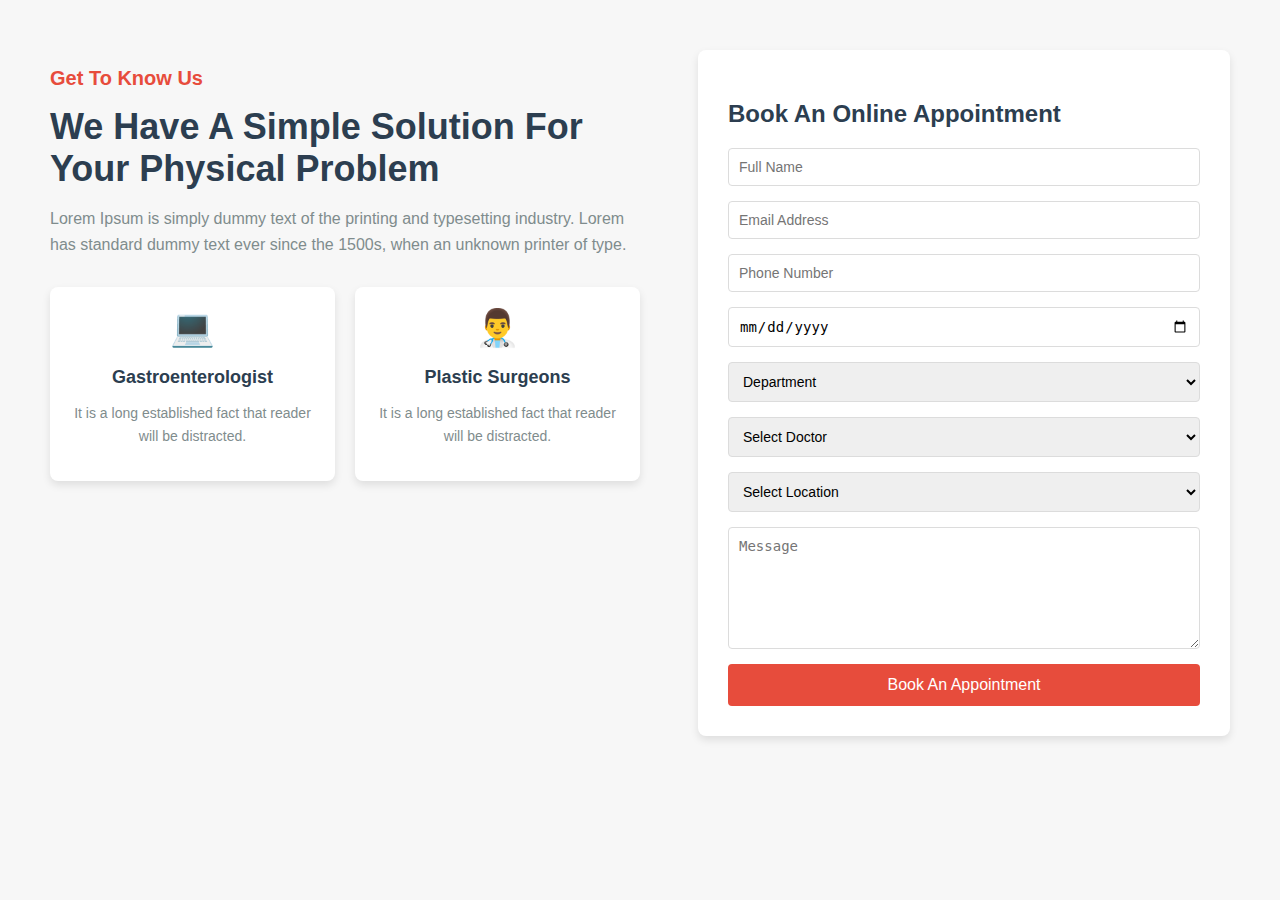
<file: Task_11/index.html>
<!DOCTYPE html>
<html lang="en">
<head>
    <meta charset="UTF-8">
    <meta name="viewport" content="width=device-width, initial-scale=1.0">
    <title>Appointment Section</title>
    <link rel="stylesheet" href="assets/styles/style.css">
</head>
<body>

    <section class="appointment-section">
        <div class="container">
            <div class="content">
                <h2>Get To Know Us</h2>
                <h1>We Have A Simple Solution For Your Physical Problem</h1>
                <p>Lorem Ipsum is simply dummy text of the printing and typesetting industry. Lorem has standard dummy text ever since the 1500s, when an unknown printer of type.</p>
                <div class="departments">
                    <div class="department">
                        <div class="icon">💻</div>
                        <h3>Gastroenterologist</h3>
                        <p>It is a long established fact that reader will be distracted.</p>
                    </div>
                    <div class="department">
                        <div class="icon">👨‍⚕️</div>
                        <h3>Plastic Surgeons</h3>
                        <p>It is a long established fact that reader will be distracted.</p>
                    </div>
                </div>
            </div>
            <div class="appointment-form">
                <h2>Book An Online Appointment</h2>
                <form>
                    <input type="text" placeholder="Full Name">
                    <input type="email" placeholder="Email Address">
                    <input type="text" placeholder="Phone Number">
                    <input type="date" placeholder="Booking Date">
                    <select>
                        <option value="" disabled selected>Department</option>
                        <option value="gastroenterologist">Gastroenterologist</option>
                        <option value="plastic-surgeons">Plastic Surgeons</option>
                    </select>
                    <select>
                        <option value="" disabled selected>Select Doctor</option>
                        <option value="doctor1">Doctor 1</option>
                        <option value="doctor2">Doctor 2</option>
                    </select>
                    <select >
                        <option value="" disabled selected>Select Location</option>
                        <option value="location1">Location 1</option>
                        <option value="location2">Location 2</option>
                    </select>
                    <textarea placeholder="Message"></textarea>
                    <button type="submit">Book An Appointment</button>
                </form>
            </div>
        </div>
    </section>

</body>
</html>
</file>
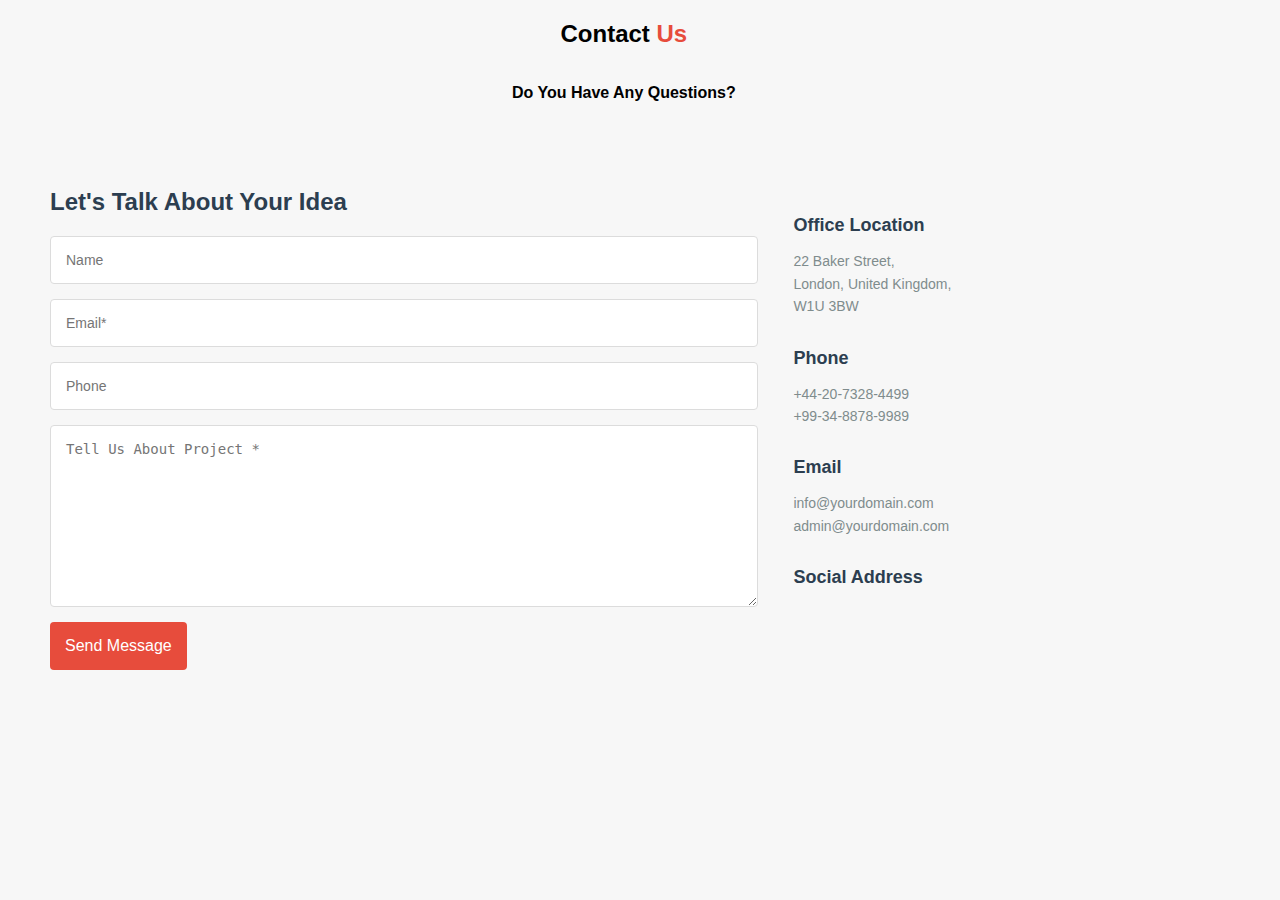
<file: task_12/index.html>
<!DOCTYPE html>
<html lang="en">
  <head>
    <meta charset="UTF-8" />
    <meta name="viewport" content="width=device-width, initial-scale=1.0" />
    <title>Contact Us Section</title>
    <link rel="stylesheet" href="assets/styles/style.css" />
    <link
      rel="stylesheet"
      href="https://cdnjs.cloudflare.com/ajax/libs/font-awesome/6.6.0/css/all.min.css"
      integrity="sha512-Kc323vGBEqzTmouAECnVceyQqyqdsSiqLQISBL29aUW4U/M7pSPA/gEUZQqv1cwx4OnYxTxve5UMg5GT6L4JJg=="
      crossorigin="anonymous"
      referrerpolicy="no-referrer"
    />
  </head>
  <body>
    <section class="contact-section">
      <div class="title">
        <h2>Contact <span>Us</span></h2>
        <p>Do You Have Any Questions?</p>
      </div>
      <div class="container">
        <div class="contact-form">
          <h3>Let's Talk About Your Idea</h3>
          <form>
            <input type="text" placeholder="Name" required />
            <input type="email" placeholder="Email*" required />
            <input type="tel" placeholder="Phone" />
            <textarea placeholder="Tell Us About Project *" required></textarea>
            <button type="submit">Send Message</button>
          </form>
        </div>
        <div class="contact-info">
          <div class="info">
            <h4>Office Location</h4>
            <p>
              22 Baker Street,<br />
              London, United Kingdom,<br />
              W1U 3BW
            </p>
          </div>
          <div class="info">
            <h4>Phone</h4>
            <p>
              +44-20-7328-4499<br />
              +99-34-8878-9989
            </p>
          </div>
          <div class="info">
            <h4>Email</h4>
            <p>
              info@yourdomain.com<br />
              admin@yourdomain.com
            </p>
          </div>
          <div class="info social">
            <h4>Social Address</h4>
            <div class="social-icons">
              <a href="#"><i class="fa-brands fa-facebook"></i></a>
              <a href="#"><i class="fa-brands fa-square-twitter"></i></a>
              <a href="#"><i class="fa-brands fa-square-instagram"></i></a>
              <a href="#"><i class="fa-brands fa-linkedin"></i></a>
            </div>
          </div>
        </div>
      </div>
    </section>
  </body>
</html>
</file>
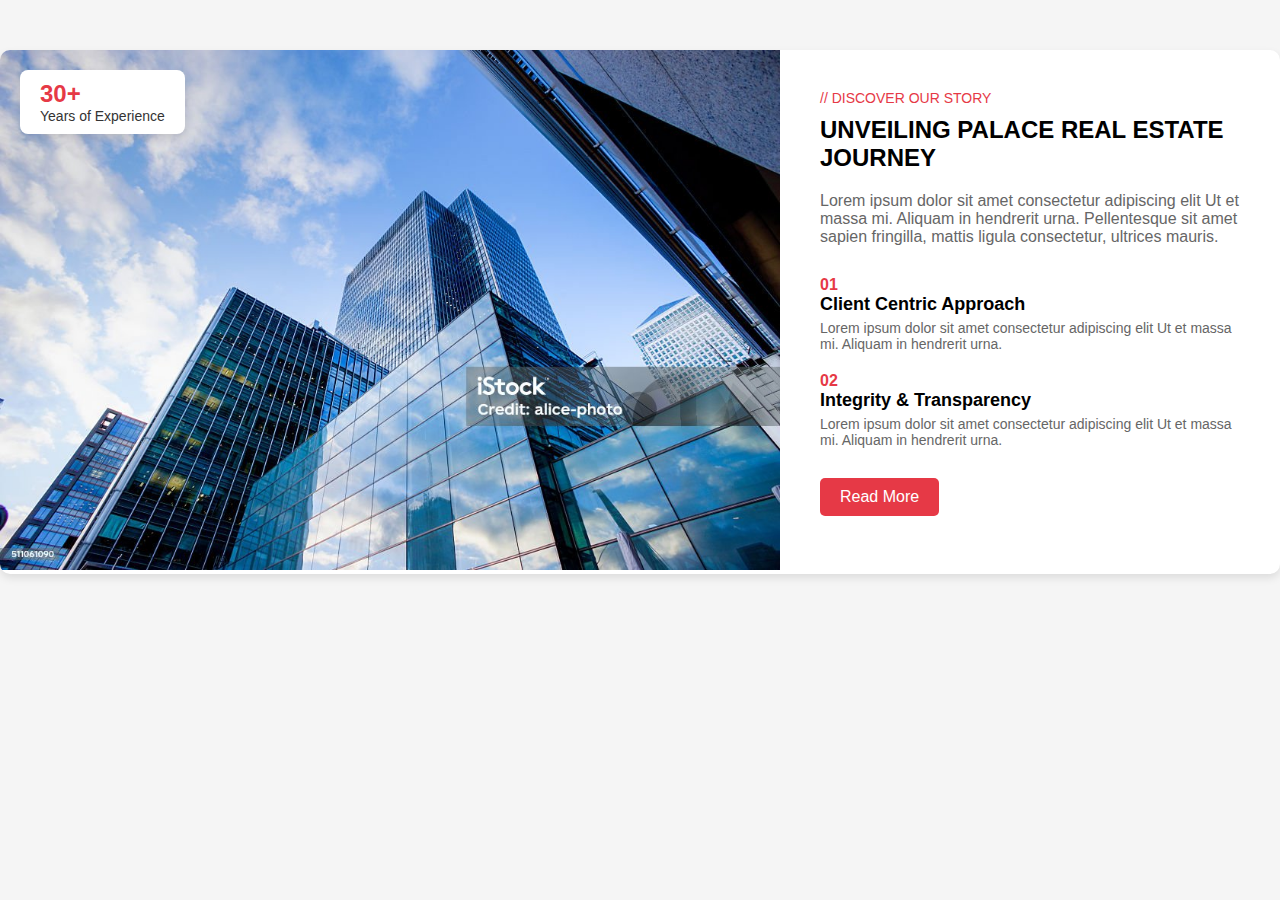
<file: task_13/index.html>
<!DOCTYPE html>
<html lang="en">
<head>
    <meta charset="UTF-8">
    <meta name="viewport" content="width=device-width, initial-scale=1.0">
    <title>Palace Real Estate</title>
    <link rel="stylesheet" href="assets/styles/style.css">
</head>
<body>
    <section class="real-estate-section">
        <div class="content-container">
            <div class="image-container">
                <img src="assets/images/image.png" alt="Cityscape">
                <div class="experience-box">
                    <p class="experience-number">30+</p>
                    <p class="experience-text">Years of Experience</p>
                </div>
            </div>
            <div class="text-container">
                <p class="story-title">// DISCOVER OUR STORY</p>
                <h1 class="main-title">UNVEILING PALACE REAL ESTATE JOURNEY</h1>
                <p class="description">Lorem ipsum dolor sit amet consectetur adipiscing elit Ut et massa mi. Aliquam in hendrerit urna. Pellentesque sit amet sapien fringilla, mattis ligula consectetur, ultrices mauris.</p>
                <div class="features">
                    <div class="feature-item">
                        <span class="feature-number">01</span>
                        <h2 class="feature-title">Client Centric Approach</h2>
                        <p class="feature-description">Lorem ipsum dolor sit amet consectetur adipiscing elit Ut et massa mi. Aliquam in hendrerit urna.</p>
                    </div>
                    <div class="feature-item">
                        <span class="feature-number">02</span>
                        <h2 class="feature-title">Integrity & Transparency</h2>
                        <p class="feature-description">Lorem ipsum dolor sit amet consectetur adipiscing elit Ut et massa mi. Aliquam in hendrerit urna.</p>
                    </div>
                </div>
                <a href="#" class="read-more-button">Read More</a>
            </div>
        </div>
    </section>
</body>
</html>
</file>
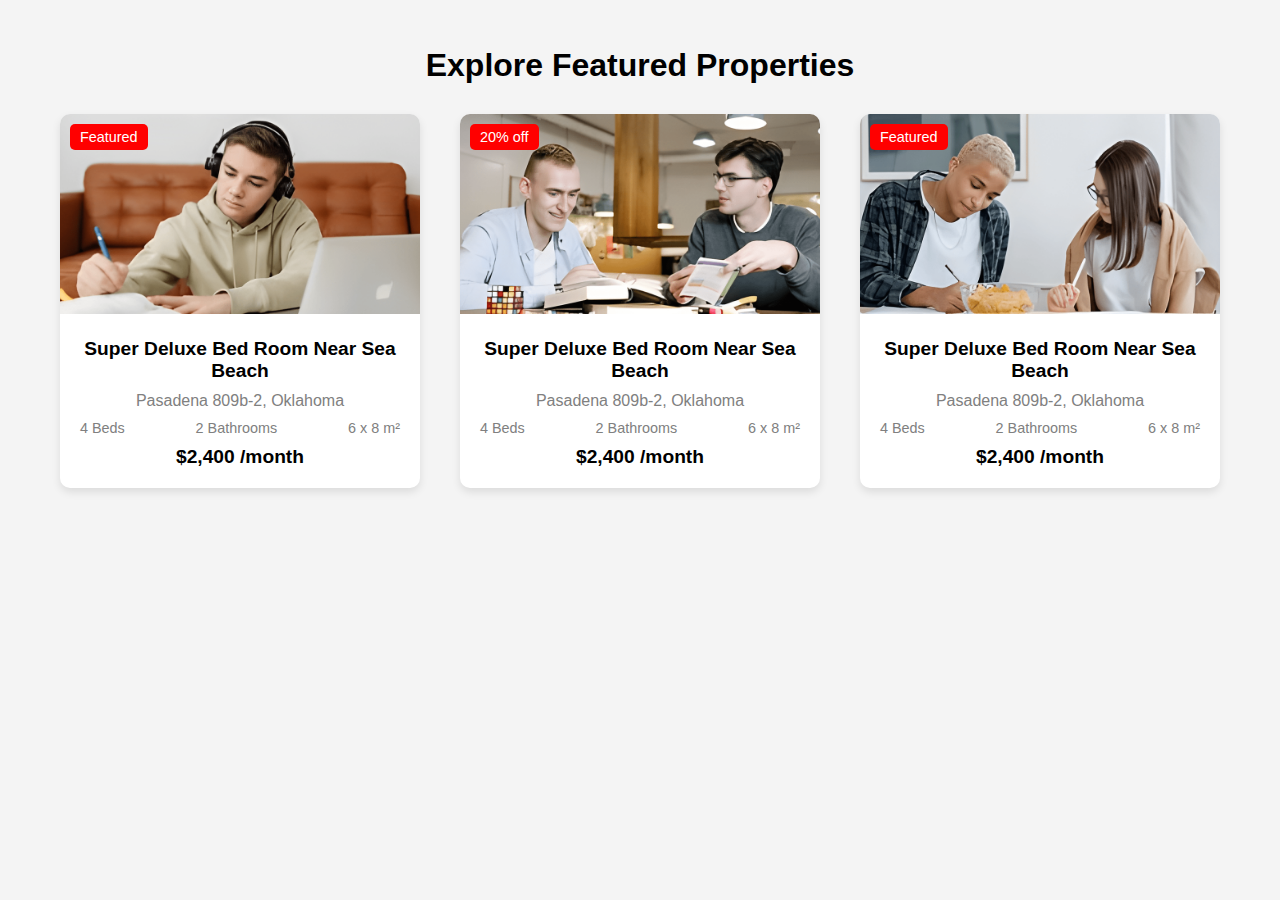
<file: task_14/index.html>
<!DOCTYPE html>
<html lang="en">
<head>
    <meta charset="UTF-8">
    <meta name="viewport" content="width=device-width, initial-scale=1.0">
    <title>Featured Properties</title>
    <link rel="stylesheet" href="assets/styles/style.css">
</head>
<body>
    <section class="featured-properties">
        <h2>Explore Featured Properties</h2>
        <div class="properties">
            <div class="property">
                <div class="tag">Featured</div>
                <img src="assets/images/image (1).png" alt="Property Image 1">
                <div class="property-info">
                    <h3>Super Deluxe Bed Room Near Sea Beach</h3>
                    <p>Pasadena 809b-2, Oklahoma</p>
                    <div class="details">
                        <span>4 Beds</span>
                        <span>2 Bathrooms</span>
                        <span>6 x 8 m²</span>
                    </div>
                    <div class="price">$2,400 /month</div>
                </div>
            </div>
            <div class="property">
                <div class="tag">20% off</div>
                <img src="assets/images/image (2).png" alt="Property Image 2">
                <div class="property-info">
                    <h3>Super Deluxe Bed Room Near Sea Beach</h3>
                    <p>Pasadena 809b-2, Oklahoma</p>
                    <div class="details">
                        <span>4 Beds</span>
                        <span>2 Bathrooms</span>
                        <span>6 x 8 m²</span>
                    </div>
                    <div class="price">$2,400 /month</div>
                </div>
            </div>
            <div class="property">
                <div class="tag">Featured</div>
                <img src="assets/images/image.png" alt="Property Image 3">
                <div class="property-info">
                    <h3>Super Deluxe Bed Room Near Sea Beach</h3>
                    <p>Pasadena 809b-2, Oklahoma</p>
                    <div class="details">
                        <span>4 Beds</span>
                        <span>2 Bathrooms</span>
                        <span>6 x 8 m²</span>
                    </div>
                    <div class="price">$2,400 /month</div>
                </div>
            </div>
        </div>
    </section>
</body>
</html>
</file>
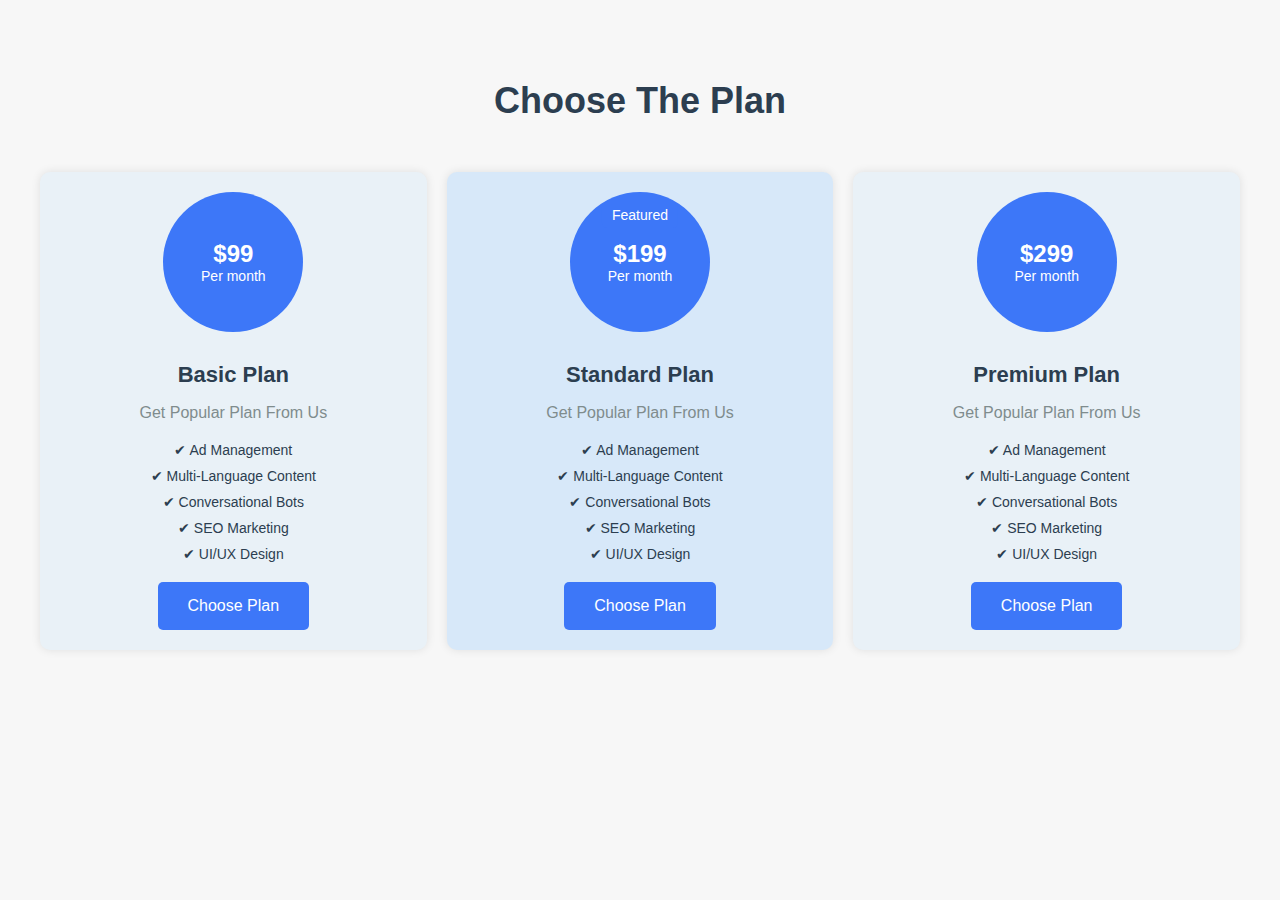
<file: task_15/index.html>
<!DOCTYPE html>
<html lang="en">
<head>
    <meta charset="UTF-8">
    <meta name="viewport" content="width=device-width, initial-scale=1.0">
    <title>Pricing Plans</title>
    <link rel="stylesheet" href="assets/styles/style.css">
</head>
<body>

    <section class="pricing-section">
        <div class="container">
            <h2>Choose The Plan</h2>
            <div class="pricing-cards">
                <div class="pricing-card">
                    <div class="pricing-header">
                        <div class="price-circle">$99<br><span>Per month</span></div>
                    </div>
                    <div class="pricing-body">
                        <h3>Basic Plan</h3>
                        <p>Get Popular Plan From Us</p>
                        <ul>
                            <li>✔ Ad Management</li>
                            <li>✔ Multi-Language Content</li>
                            <li>✔ Conversational Bots</li>
                            <li>✔ SEO Marketing</li>
                            <li>✔ UI/UX Design</li>
                        </ul>
                    </div>
                    <div class="pricing-footer">
                        <button>Choose Plan</button>
                    </div>
                </div>

                <div class="pricing-card featured">
                    <div class="pricing-header">
                        <div class="price-circle">$199<br><span>Per month</span></div>
                        <div class="featured-tag">Featured</div>
                    </div>
                    <div class="pricing-body">
                        <h3>Standard Plan</h3>
                        <p>Get Popular Plan From Us</p>
                        <ul>
                            <li>✔ Ad Management</li>
                            <li>✔ Multi-Language Content</li>
                            <li>✔ Conversational Bots</li>
                            <li>✔ SEO Marketing</li>
                            <li>✔ UI/UX Design</li>
                        </ul>
                    </div>
                    <div class="pricing-footer">
                        <button>Choose Plan</button>
                    </div>
                </div>

                <div class="pricing-card">
                    <div class="pricing-header">
                        <div class="price-circle">$299<br><span>Per month</span></div>
                    </div>
                    <div class="pricing-body">
                        <h3>Premium Plan</h3>
                        <p>Get Popular Plan From Us</p>
                        <ul>
                            <li>✔ Ad Management</li>
                            <li>✔ Multi-Language Content</li>
                            <li>✔ Conversational Bots</li>
                            <li>✔ SEO Marketing</li>
                            <li>✔ UI/UX Design</li>
                        </ul>
                    </div>
                    <div class="pricing-footer">
                        <button>Choose Plan</button>
                    </div>
                </div>
            </div>
        </div>
    </section>

</body>
</html>
</file>
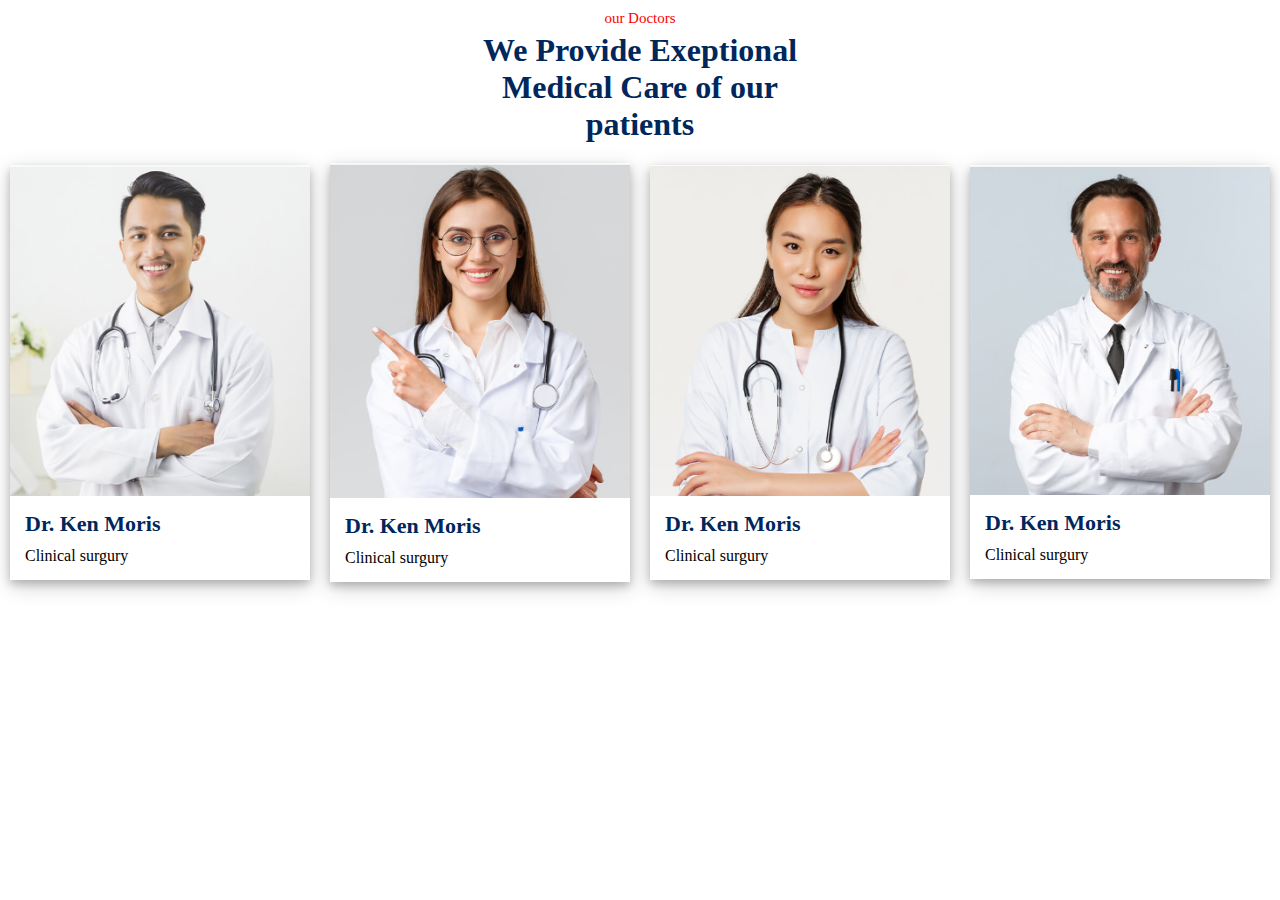
<file: task_17/index.html>
<!DOCTYPE html>
<html lang="en">
  <head>
    <meta charset="UTF-8" />
    <meta name="viewport" content="width=device-width, initial-scale=1.0" />
    <title>Document</title>
    <link rel="stylesheet" href="assets/styles/style.css" />
  </head>
  <body>
    <section>
      <div class="company-title">
        <p>our Doctors</p>
        <h1>We Provide Exeptional Medical Care of our patients</h1>
      </div>
      <div class="content">
        <div class="doctor-info">
          <img src="assets/images/image1.png" alt="doctor photo...!" />
          <div class="doctor-name">
            <p>Dr. Ken Moris</p>
            <span>Clinical surgury</span>
          </div>
        </div>
        <div class="doctor-info">
          <img src="assets/images/image2.png" alt="doctor photo...!" />
          <div class="doctor-name">
            <p>Dr. Ken Moris</p>
            <span>Clinical surgury</span>
          </div>
        </div>
        <div class="doctor-info">
          <img src="assets/images/image3.png" alt="doctor photo...!" />
          <div class="doctor-name">
            <p>Dr. Ken Moris</p>
            <span>Clinical surgury</span>
          </div>
        </div>
        <div class="doctor-info">
          <img src="assets/images/image4.png" alt="doctor photo...!" />
          <div class="doctor-name">
            <p>Dr. Ken Moris</p>
            <span>Clinical surgury</span>
          </div>
        </div>
      </div>
    </section>
  </body>
</html>
</file>
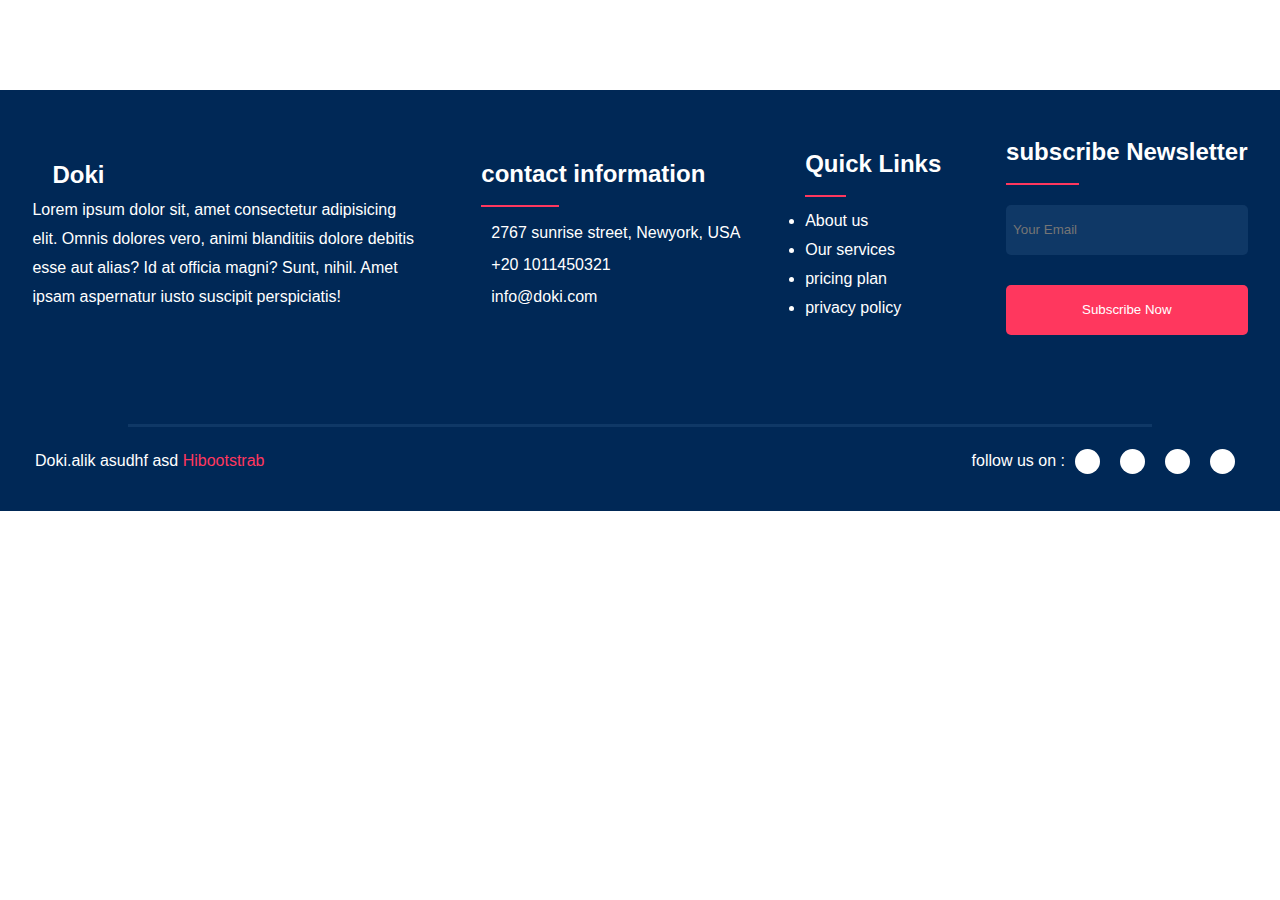
<file: task_18/index.html>
<!DOCTYPE html>
<html lang="en">
  <head>
    <meta charset="UTF-8" />
    <meta name="viewport" content="width=device-width, initial-scale=1.0" />
    <title>Document</title>
    <link rel="stylesheet" href="assets/styles/style.css" />
    <link
      rel="stylesheet"
      href="https://cdnjs.cloudflare.com/ajax/libs/font-awesome/6.6.0/css/all.min.css"
      integrity="sha512-Kc323vGBEqzTmouAECnVceyQqyqdsSiqLQISBL29aUW4U/M7pSPA/gEUZQqv1cwx4OnYxTxve5UMg5GT6L4JJg=="
      crossorigin="anonymous"
      referrerpolicy="no-referrer"
    />
  </head>

  <body>
    <section>
      <!--  ------------------------------------------------------------------------>
      <div class="hole-content">
        <div class="doki">
          <div>
            <i class="fa-solid fa-plus"></i>
            <h2>Doki</h2>
          </div>
          <p class="">
            Lorem ipsum dolor sit, amet consectetur adipisicing elit. Omnis
            dolores vero, animi blanditiis dolore debitis esse aut alias? Id at
            officia magni? Sunt, nihil. Amet ipsam aspernatur iusto suscipit
            perspiciatis!
          </p>
        </div>
        <!--  ------------------------------------------------------------------------>
        <div class="contact-info">
          <h2>contact information</h2>
          <hr />
          <div>
            <i class="fa-regular fa-location-crosshairs"></i>
            <p>2767 sunrise street, Newyork, USA</p>
          </div>
          <div>
            <i class="fa-solid fa-headphones"></i>
            <p>+20 1011450321</p>
          </div>
          <div>
            <i class="fa-regular fa-message"></i>
            <p>info@doki.com</p>
          </div>
        </div>
        <!--  ------------------------------------------------------------------------>
        <div class="quick-links">
          <h2>Quick Links</h2>
          <hr />
          <ul>
            <li>About us</li>
            <li>Our services</li>
            <li>pricing plan</li>
            <li>privacy policy</li>
          </ul>
        </div>
        <!--  ------------------------------------------------------------------------>
        <div class="subscribe-slide">
          <h2>subscribe Newsletter</h2>
          <hr />
          <input
            type="text"
            placeholder="Your Email"
            name="email"
            class="email"
          />
          <button type="button" class="button">Subscribe Now</button>
        </div>
      </div>
      <hr class="h" />
      <div class="footer">
        <p>Doki.alik asudhf asd <span>Hibootstrab</span></p>
        <div>
          <p>follow us on :</p>
          <i class="fa-brands fa-facebook-f"></i>
          <i class="fa-brands fa-twitter"></i>
          <i class="fa-brands fa-instagram"></i>
          <i class="fa-brands fa-linkedin-in"></i>
        </div>
      </div>
      <!--  ------------------------------------------------------------------------>
    </section>
  </body>
</html>
</file>
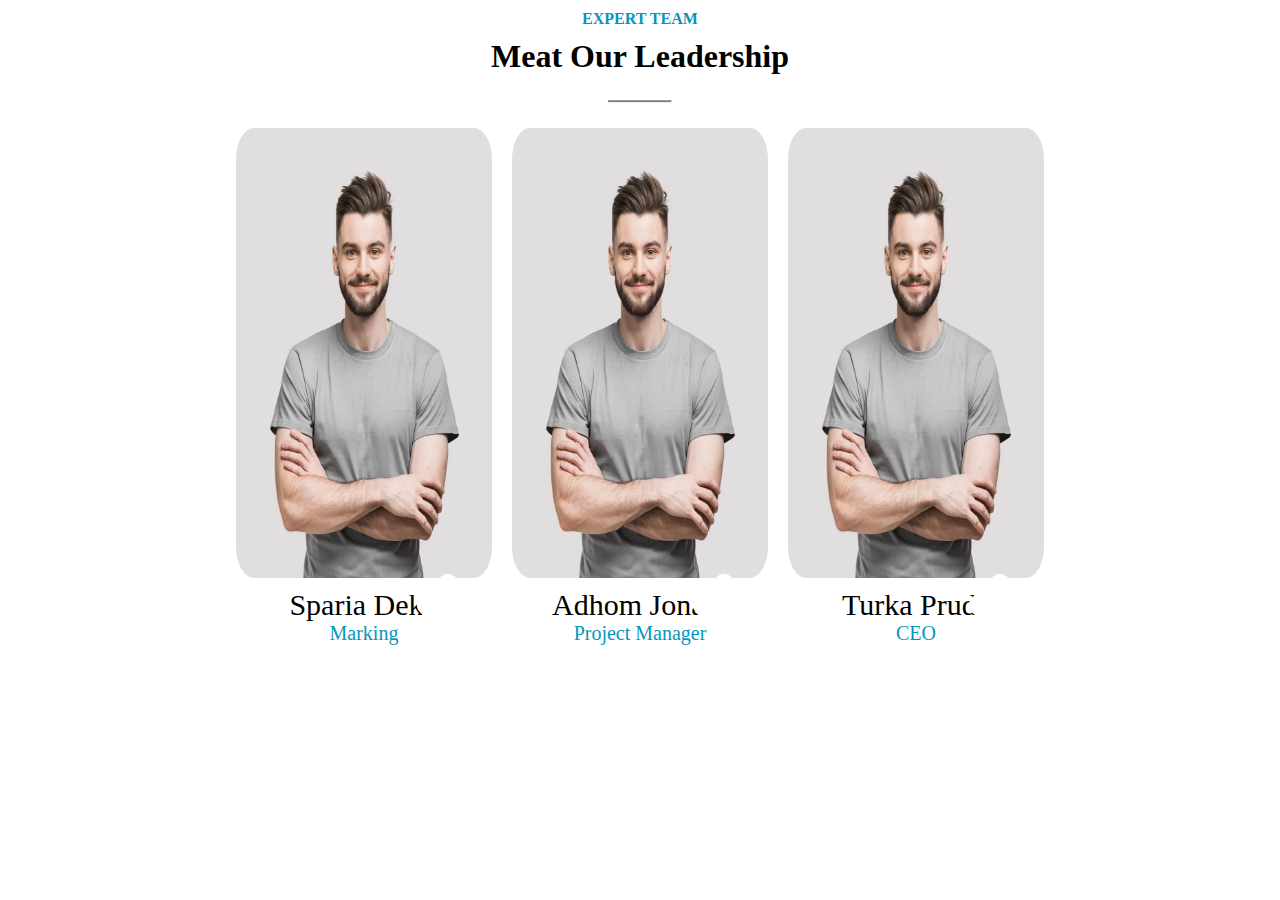
<file: task_19/index.html>
<!DOCTYPE html>
<html lang="en">
  <head>
    <meta charset="UTF-8" />
    <meta name="viewport" content="width=device-width, initial-scale=1.0" />
    <title>Document</title>
    <link rel="stylesheet" href="assets/styles/style.css">
    <link
      rel="stylesheet"
      href="https://cdnjs.cloudflare.com/ajax/libs/font-awesome/6.6.0/css/all.min.css"
      integrity="sha512-Kc323vGBEqzTmouAECnVceyQqyqdsSiqLQISBL29aUW4U/M7pSPA/gEUZQqv1cwx4OnYxTxve5UMg5GT6L4JJg=="
      crossorigin="anonymous"
      referrerpolicy="no-referrer"
    />
  </head>
  <body>
    <section>
      <div class="head">
        <p>EXPERT TEAM</p>
        <h1>Meat Our Leadership</h1>

      </div>
      <hr />
      <div class="content">
        <div class="employee">
          <img src="assets/images/image.png" alt="employee photo..!" />
          <div class="plus-icon">
            <i class="fa-solid fa-plus"></i>
          </div>
          <div>
            <p  class="name">Sparia Deko</p>
            <p class="job">Marking</p>
          </div>
        </div>
        <div class="employee">
          <img src="assets/images/image.png" alt="" />
          <div class="plus-icon">
            <i class="fa-solid fa-plus"></i>
          </div>
          <div>
            <p  class="name">Adhom Jonam</p>
            <p class="job">Project Manager</p>
          </div>
        </div>
        <div class="employee">
          <img src="assets/images/image.png" alt="" />
          <div class="plus-icon">
            <i class="fa-solid fa-plus"></i>
          </div>
          <div>
            <p class="name">Turka Pruda</p>
            <p class="job">CEO</p>
          </div>
        </div>
      </div>
    </section>
  </body>
</html>
</file>
<file: Task_11/assets/styles/style.css>
body {
    font-family: Arial, sans-serif;
    margin: 0;
    padding: 0;
    background-color: #f7f7f7;
}

.container {
    display: flex;
    justify-content: space-between;
    padding: 50px;
    max-width: 1200px;
    margin: 0 auto;
}

.content {
    width: 50%;
}

.content h2 {
    color: #e74c3c;
    font-size: 20px;
    font-weight: 600;
}

.content h1 {
    font-size: 36px;
    color: #2c3e50;
    margin: 10px 0;
}

.content p {
    color: #7f8c8d;
    line-height: 1.6;
    font-size: 16px;
}

.departments {
    display: flex;
    gap: 20px;
    margin-top: 30px;
}

.department {
    background-color: #ffffff;
    padding: 20px;
    border-radius: 8px;
    text-align: center;
    box-shadow: 0 4px 8px rgba(0,0,0,0.1);
    width: 50%;
}

.department .icon {
    font-size: 36px;
    margin-bottom: 10px;
}

.department h3 {
    font-size: 18px;
    color: #2c3e50;
    margin-bottom: 10px;
}

.department p {
    color: #7f8c8d;
    font-size: 14px;
}

.appointment-form {
    width: 40%;
    background-color: #ffffff;
    padding: 30px;
    border-radius: 8px;
    box-shadow: 0 4px 8px rgba(0,0,0,0.1);
}

.appointment-form h2 {
    font-size: 24px;
    color: #2c3e50;
    margin-bottom: 20px;
}

.appointment-form form {
    display: flex;
    flex-direction: column;
    gap: 15px;
}

.appointment-form input,
.appointment-form select,
.appointment-form textarea {
    padding: 10px;
    border: 1px solid #dcdcdc;
    border-radius: 4px;
    font-size: 14px;
}

.appointment-form textarea {
    resize: vertical;
    height: 100px;
}

.appointment-form button {
    background-color: #e74c3c;
    color: #ffffff;
    padding: 12px;
    border: none;
    border-radius: 4px;
    font-size: 16px;
    cursor: pointer;
}

.appointment-form button:hover {
    background-color: #c0392b;
}
</file>
<file: task_12/assets/styles/style.css>
body {
  font-family: Arial, sans-serif;
  margin: 0;
  padding: 0;
  background-color: #f7f7f7;
}

.container {
  display: flex;
  justify-content: space-between;
  padding: 50px;
  max-width: 1200px;
  margin: 0 auto;
}
.title {
  display: flex;
  flex-direction: column;
  justify-content: center;
  align-items: center;
  width: fit-content;
  font-weight: bold;
  margin-left: 40%;
  gap: -20px;
}
.title span {
  color: #e74c3c;
}
.contact-form {
  width: 60%;
}

.contact-form h2 {
  font-size: 32px;
  color: #2c3e50;
}

.contact-form p {
  color: #7f8c8d;
  font-size: 16px;
}

.contact-form h3 {
  font-size: 24px;
  color: #2c3e50;
  margin: 20px 0;
}

.contact-form form {
  display: flex;
  flex-direction: column;
  gap: 15px;
}

.contact-form input,
.contact-form textarea {
  padding: 15px;
  border: 1px solid #dcdcdc;
  border-radius: 4px;
  font-size: 14px;
}

.contact-form textarea {
  resize: vertical;
  height: 150px;
}

.contact-form button {
  background-color: #e74c3c;
  color: #ffffff;
  padding: 15px;
  border: none;
  border-radius: 4px;
  font-size: 16px;
  cursor: pointer;
  width: fit-content;
}

.contact-form button:hover {
  background-color: #c0392b;
}

.contact-info {
  width: 35%;
  margin: 2%;
}

.contact-info .info {
  margin-bottom: 30px;
}

.contact-info .info h4 {
  font-size: 18px;
  color: #2c3e50;
  margin-bottom: 10px;
}

.contact-info .info p {
  color: #7f8c8d;
  font-size: 14px;
  line-height: 1.6;
}

.contact-info .social-icons {
  display: flex;
  gap: 15px;
}

.contact-info .social-icons a img {
  width: 32px;
  height: 32px;
}
</file>
<file: task_13/assets/styles/style.css>
* {
    margin: 0;
    padding: 0;
    box-sizing: border-box;
    font-family: Arial, sans-serif;
}

body {
    background-color: #f5f5f5;
}

.real-estate-section {
    display: flex;
    justify-content: center;
    align-items: center;
    padding: 50px 0;
}

.content-container {
    display: flex;
    background-color: white;
    box-shadow: 0 4px 8px rgba(0, 0, 0, 0.1);
    border-radius: 10px;
    overflow: hidden;
}

.image-container {
    position: relative;
}

.image-container img {
    width: 100%;
    height: auto;
}

.experience-box {
    position: absolute;
    top: 20px;
    left: 20px;
    background-color: white;
    padding: 10px 20px;
    border-radius: 8px;
    box-shadow: 0 4px 8px rgba(0, 0, 0, 0.1);
}

.experience-number {
    font-size: 24px;
    font-weight: bold;
    color: #e63946;
}

.experience-text {
    font-size: 14px;
    color: #333;
}

.text-container {
    padding: 40px;
    max-width: 500px;
}

.story-title {
    font-size: 14px;
    color: #e63946;
    margin-bottom: 10px;
}

.main-title {
    font-size: 24px;
    font-weight: bold;
    margin-bottom: 20px;
}

.description {
    font-size: 16px;
    color: #666;
    margin-bottom: 30px;
}

.features {
    margin-bottom: 30px;
}

.feature-item {
    margin-bottom: 20px;
}

.feature-number {
    font-size: 16px;
    font-weight: bold;
    color: #e63946;
}

.feature-title {
    font-size: 18px;
    font-weight: bold;
    margin-bottom: 5px;
}

.feature-description {
    font-size: 14px;
    color: #666;
}

.read-more-button {
    display: inline-block;
    padding: 10px 20px;
    background-color: #e63946;
    color: white;
    text-decoration: none;
    border-radius: 5px;
    transition: background-color 0.3s;
}

.read-more-button:hover {
    background-color: #d62828;
}
</file>
<file: task_14/assets/styles/style.css>
/* styles.css */
body {
    font-family: Arial, sans-serif;
    margin: 0;
    padding: 0;
    background-color: #f4f4f4;
}

.featured-properties {
    max-width: 1200px;
    margin: 0 auto;
    padding: 20px;
    text-align: center;
}

.featured-properties h2 {
    font-size: 2em;
    margin-bottom: 20px;
}

.properties {
    display: flex;
    justify-content: space-around;
    flex-wrap: wrap;
}

.property {
    background-color: white;
    border-radius: 10px;
    box-shadow: 0 4px 8px rgba(0,0,0,0.1);
    overflow: hidden;
    margin: 10px;
    width: 30%;
    position: relative;
}

.property img {
    width: 100%;
    height: 200px;
    object-fit: cover;
}

.tag {
    position: absolute;
    top: 10px;
    left: 10px;
    background-color: red;
    color: white;
    padding: 5px 10px;
    border-radius: 5px;
    font-size: 0.9em;
}

.property-info {
    padding: 20px;
}

.property-info h3 {
    font-size: 1.2em;
    margin: 0 0 10px;
}

.property-info p {
    color: gray;
    margin: 0 0 10px;
}

.details {
    display: flex;
    justify-content: space-between;
    font-size: 0.9em;
    color: gray;
    margin-bottom: 10px;
}

.price {
    font-size: 1.2em;
    font-weight: bold;
}
</file>
<file: task_15/assets/styles/style.css>
body {
    font-family: Arial, sans-serif;
    margin: 0;
    padding: 0;
    background-color: #f7f7f7;
}

.container {
    max-width: 1200px;
    margin: 0 auto;
    padding: 50px 20px;
    text-align: center;
}

h2 {
    font-size: 36px;
    color: #2c3e50;
    margin-bottom: 50px;
}

.pricing-cards {
    display: flex;
    justify-content: space-between;
    gap: 20px;
}

.pricing-card {
    background-color: #e9f1f7;
    border-radius: 10px;
    padding: 20px;
    width: 30%;
    box-shadow: 0 0 10px rgba(0, 0, 0, 0.1);
    transition: transform 0.3s;
}

.pricing-card:hover {
    transform: translateY(-10px);
}

.pricing-header {
    position: relative;
    margin-bottom: 30px;
}

.price-circle {
    background-color: #3d77f8;
    color: #ffffff;
    font-size: 24px;
    font-weight: bold;
    border-radius: 50%;
    padding: 20px;
    width: 100px;
    height: 100px;
    margin: 0 auto;
    display: flex;
    flex-direction: column;
    justify-content: center;
    align-items: center;
}

.price-circle span {
    font-size: 14px;
    font-weight: normal;
}

.featured-tag {
    position: absolute;
    top: 10px;
    left: 50%;
    transform: translateX(-50%);
    background-color: #3d77f8;
    color: #ffffff;
    padding: 5px 10px;
    border-radius: 5px;
    font-size: 14px;
}

.pricing-body h3 {
    font-size: 22px;
    color: #2c3e50;
    margin-bottom: 10px;
}

.pricing-body p {
    color: #7f8c8d;
    font-size: 16px;
    margin-bottom: 20px;
}

.pricing-body ul {
    list-style-type: none;
    padding: 0;
    color: #2c3e50;
}

.pricing-body ul li {
    font-size: 14px;
    margin-bottom: 10px;
}

.pricing-footer {
    margin-top: 20px;
}

.pricing-footer button {
    background-color: #3d77f8;
    color: #ffffff;
    padding: 15px 30px;
    border: none;
    border-radius: 5px;
    font-size: 16px;
    cursor: pointer;
}

.pricing-footer button:hover {
    background-color: #2b59d4;
}

.featured {
    background-color: #d7e8f9;
}
</file>
<file: task_17/assets/styles/style.css>
* {
  margin: 0;
  padding: 0;
  box-sizing: border-box;
}

section {
  display: flex;
  justify-content: center;
  align-items: center;
  flex-direction: column;
  width: 100%;
  background-color: white;
}

.company-title {
  margin: 10px auto;
  text-align: center;
  width: 25%;
}

.company-title p {
  font-size: 15px;
  color: red;
  margin-bottom: 5px;
}

.company-title h1 {
  color: #00275b;
}

.content {
  display: flex;
  justify-content: space-around;
  align-items: center;
  margin: 10px 10px;
  gap: 20px;
}

.doctor-info {
  display: flex;
  flex-direction: column;
  justify-content: center;
  box-shadow: 0 4px 8px 0 rgba(0, 0, 0, 0.2), 0 6px 20px 0 rgba(0, 0, 0, 0.19);
}

.doctor-info img {
  width: 300px;
  height: auto;
}

.doctor-name {
  margin: 15px 15px;
}
.doctor-name p {
  font-size: 22px;
  font-weight: bold;
  color: #00275b;
  margin-bottom: 10px;
}
</file>
<file: task_18/assets/styles/style.css>
* {
  margin: 0;
  padding: 0;
  box-sizing: border-box;
  font-family: Arial, Helvetica, sans-serif;
  color: white;
}

section {
  background-color: #002856;
  padding-bottom: 20px;
  line-height: 1.8;
}
.hole-content {
  display: flex;
  justify-content: space-around;
  align-items: center;
  flex-direction: row;
  width: 100%;
  height: fit-content;
  padding-top: 40px;
  margin: 7% 0;
}

.doki {
  width: 30%;
}

.doki div {
  display: flex;
  flex-direction: row;
  align-items: center;
}

.doki div i {
  width: 20px;
  height: 20px;
  color: red;
  background-color: #002856;
}

.hole-content hr {
  width: 30%;
  height: 2px;
  outline: none;
  background-color: #ff375e;
  margin: 10px 0;
  font-weight: bold;
  border: none;
}

.contact-info div {
  display: flex;
  flex-direction: row;
  align-items: center;
  justify-content: flex-start;
  line-height: 2;
}
.contact-info i {
  margin-right: 10px;
  color: #ff375e;
}

subscribe-slide {
  display: flex;
}

.footer {
  display: flex;
  flex-direction: row;
  align-items: center;
  justify-content: space-between;
  margin: 15px 35px;
}

.footer div {
  display: flex;
  flex-direction: row;
  align-items: center;
  justify-content: center;
}

.footer i {
  display: flex;
  margin: 0 10px;
  width: 25px;
  height: 25px;
  background-color: white;
  border-radius: 50%;
  color: #002856;
  justify-content: center;
  align-items: center;
}

.footer span {
  color: #ff375e;
}
.h {
  width: 80%;
  margin: 0 auto;
  border: none;
  height: 3px;
  background-color: #0f3866;
  margin-bottom: 20px;
}

.subscribe-slide {
  display: flex;
  flex-direction: column;
}

.subscribe-slide hr {
  margin-bottom: 20px;
}

.subscribe-slide .email {
  width: auto;
  height: 50px;
  background-color: #0f3866;
  border: none;
  border-radius: 5px;
  margin-bottom: 30px;
  padding: 7px;
}

.subscribe-slide .button {
  width: auto;
  height: 50px;
  border: none;
  border-radius: 5px;
  background-color: #ff375e;
}
</file>
<file: task_19/assets/styles/style.css>
* {
  margin: 0;
  padding: 0;
  box-sizing: border-box;
}

body {
  display: flex;
  justify-content: center;
  align-items: center;
  width: 100vw;
}

.head {
  margin: 10px auto;
  text-align: center;
}

.head p {
  margin: 10px auto;
  color: rgb(4, 150, 190);
  font-size: 20;
  font-weight: 600;
}
hr {
  width: 8%;
  margin: 25px auto;
  height: 3px;
  background-color: rgb(3, 176, 176);
}

.content {
  display: flex;
  flex-direction: row;
  justify-content: space-around;
  align-items: center;
  gap: 20px;
}

img {
  width: 20vw;
  height: 50vh;
  border-radius: 7%;
}

.employee {
  display: flex;
  flex-direction: column;
  gap: 10px;
  text-align: center;
  position: relative;
}
.plus-icon {
  position: absolute;
  display: flex;
  justify-content: center;
  align-items: center;
  width: 50px;
  height: 50px;
  border-radius: 20%;
  background-color: white;
  rotate: 45deg;
  right: 19px;
  top: 452px;
}

i {
  rotate: -45deg;
}
.name {
  font-size: 30px;
}

.job {
  font-size: 20px;
  font-weight: 500;
  color: rgb(4, 150, 190);
}
</file>
